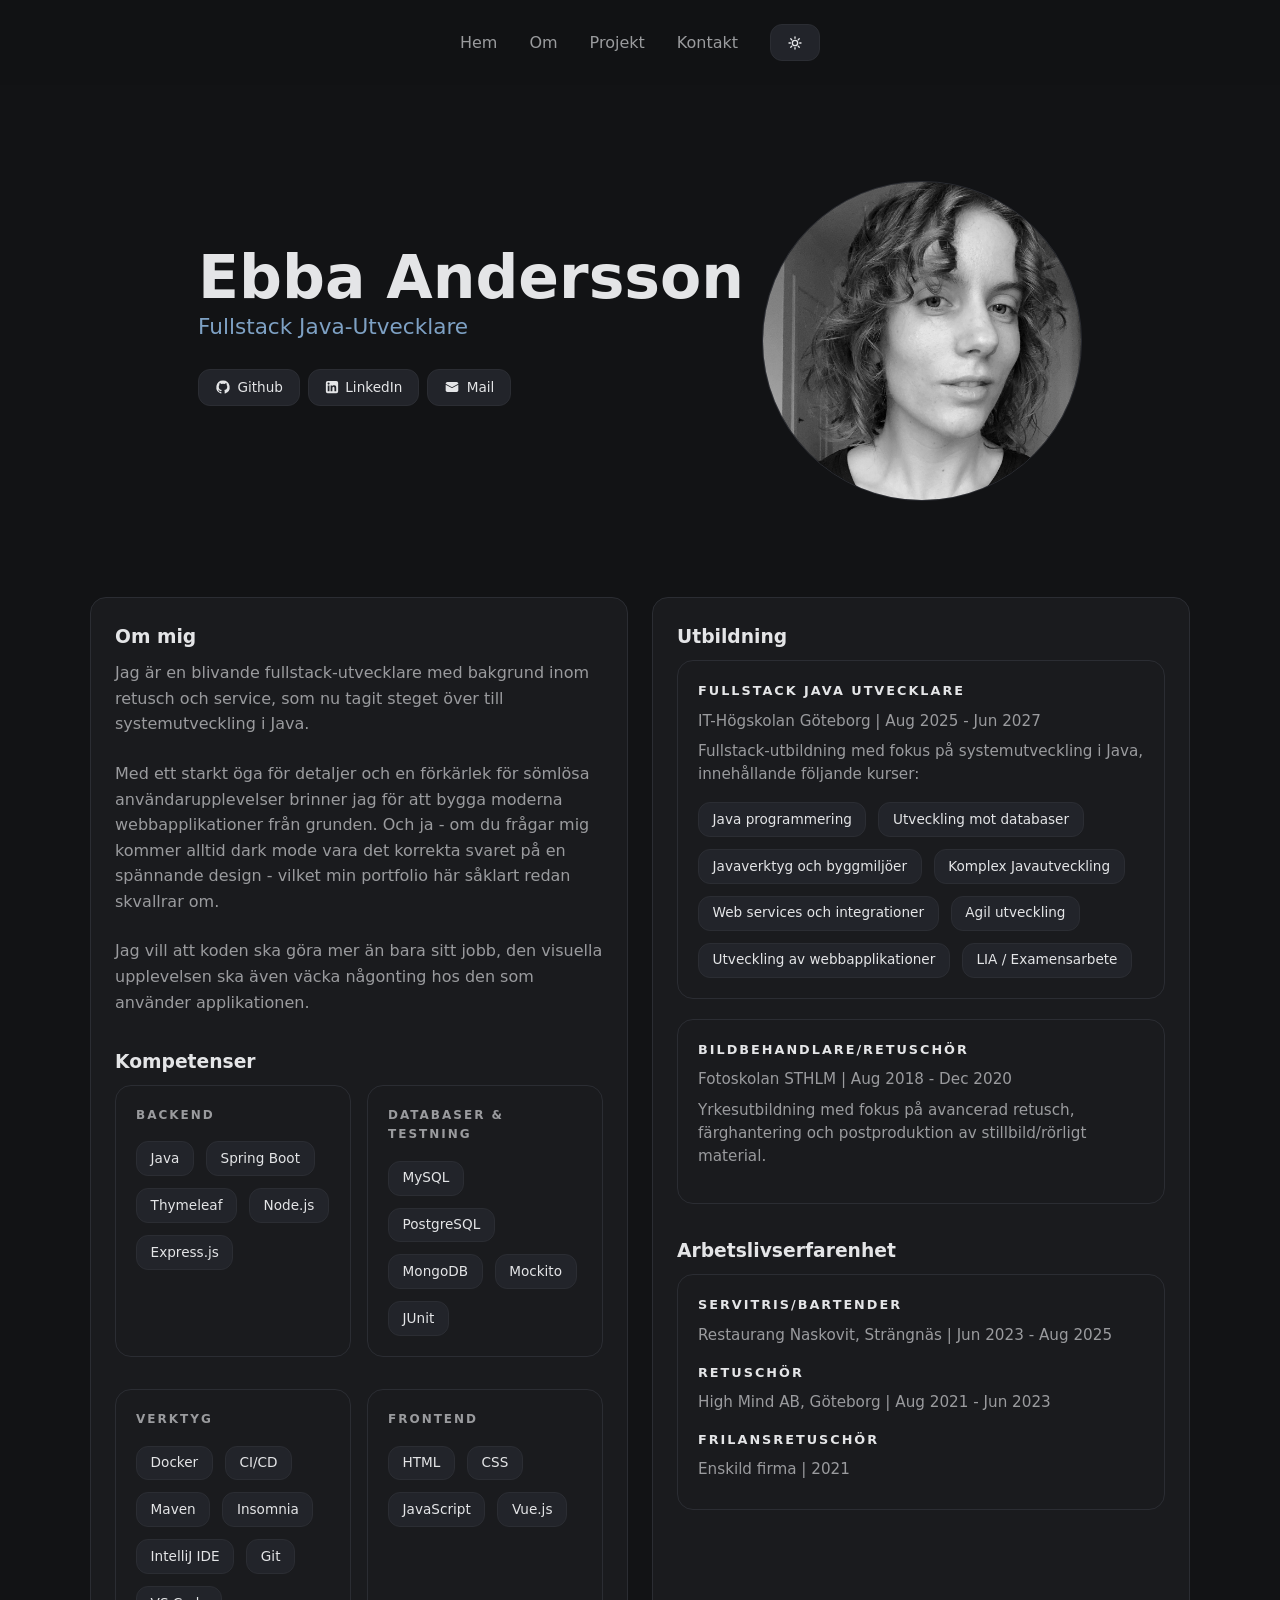
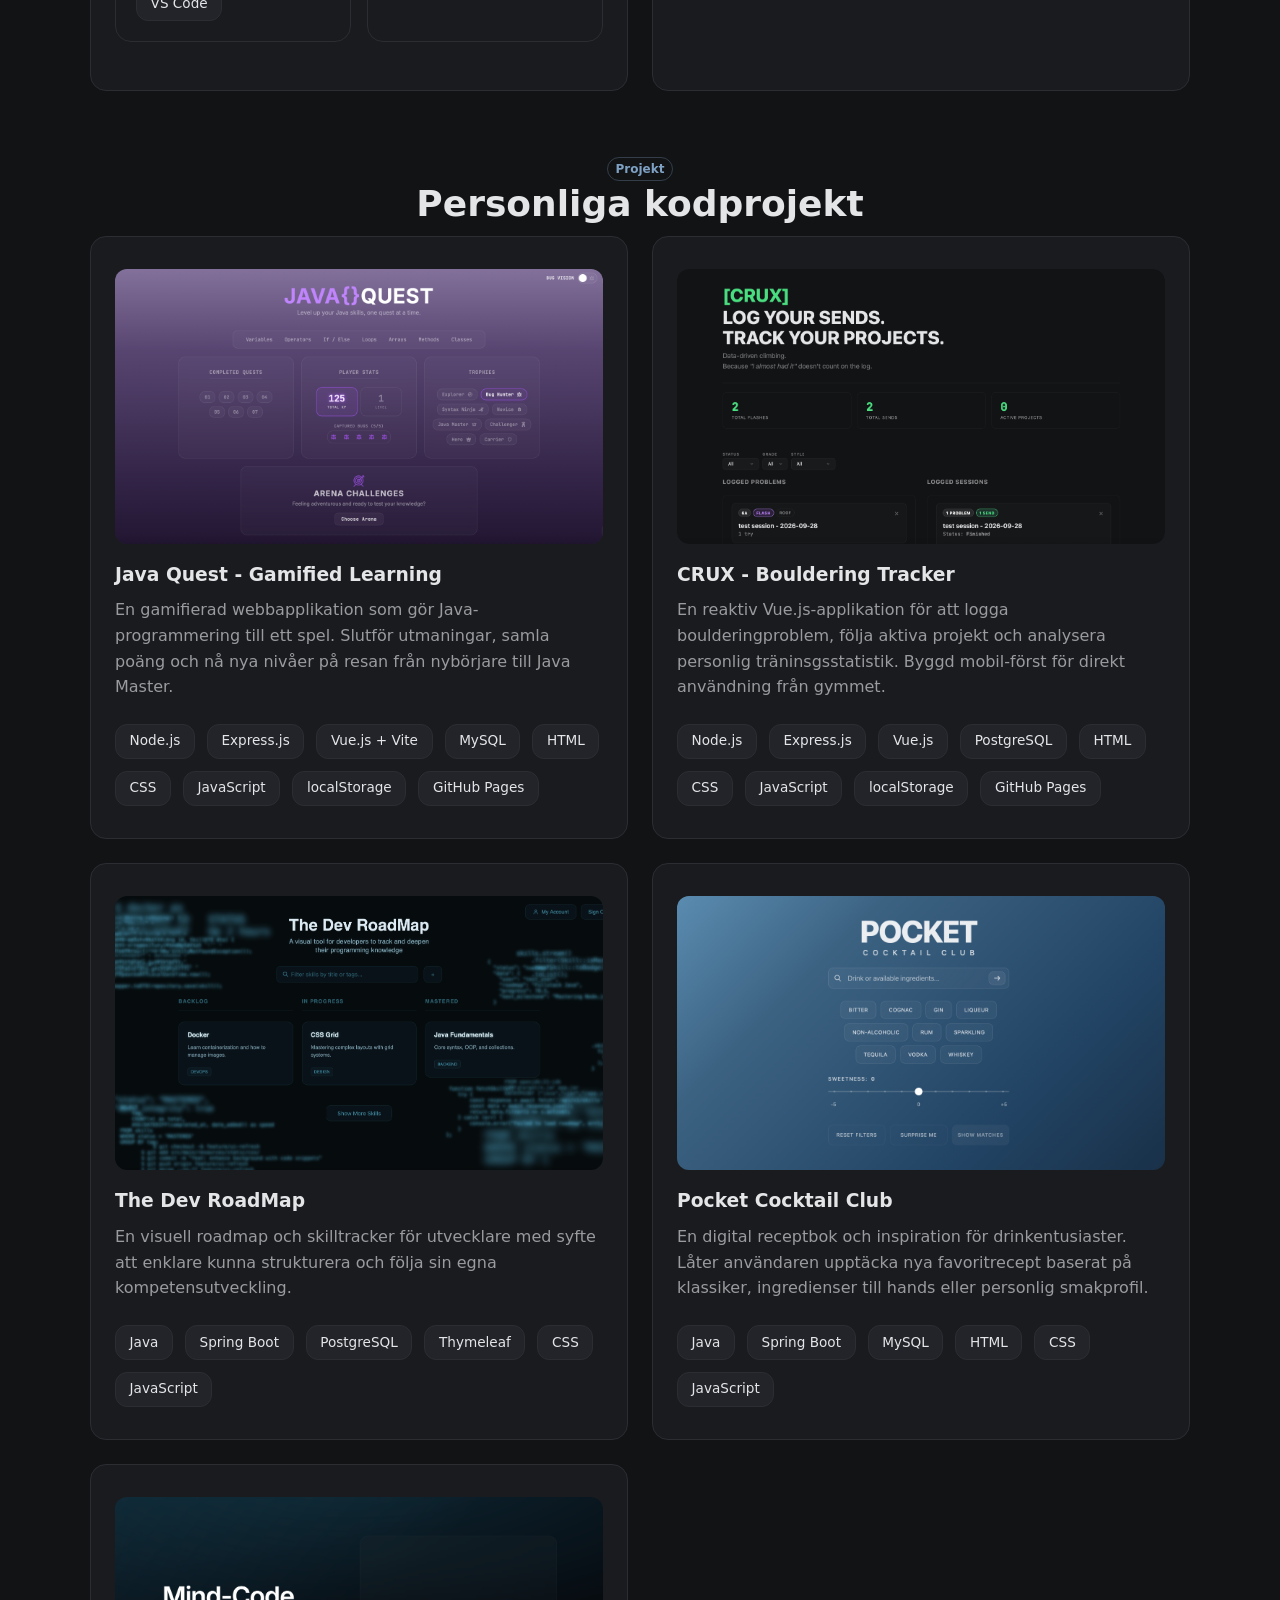
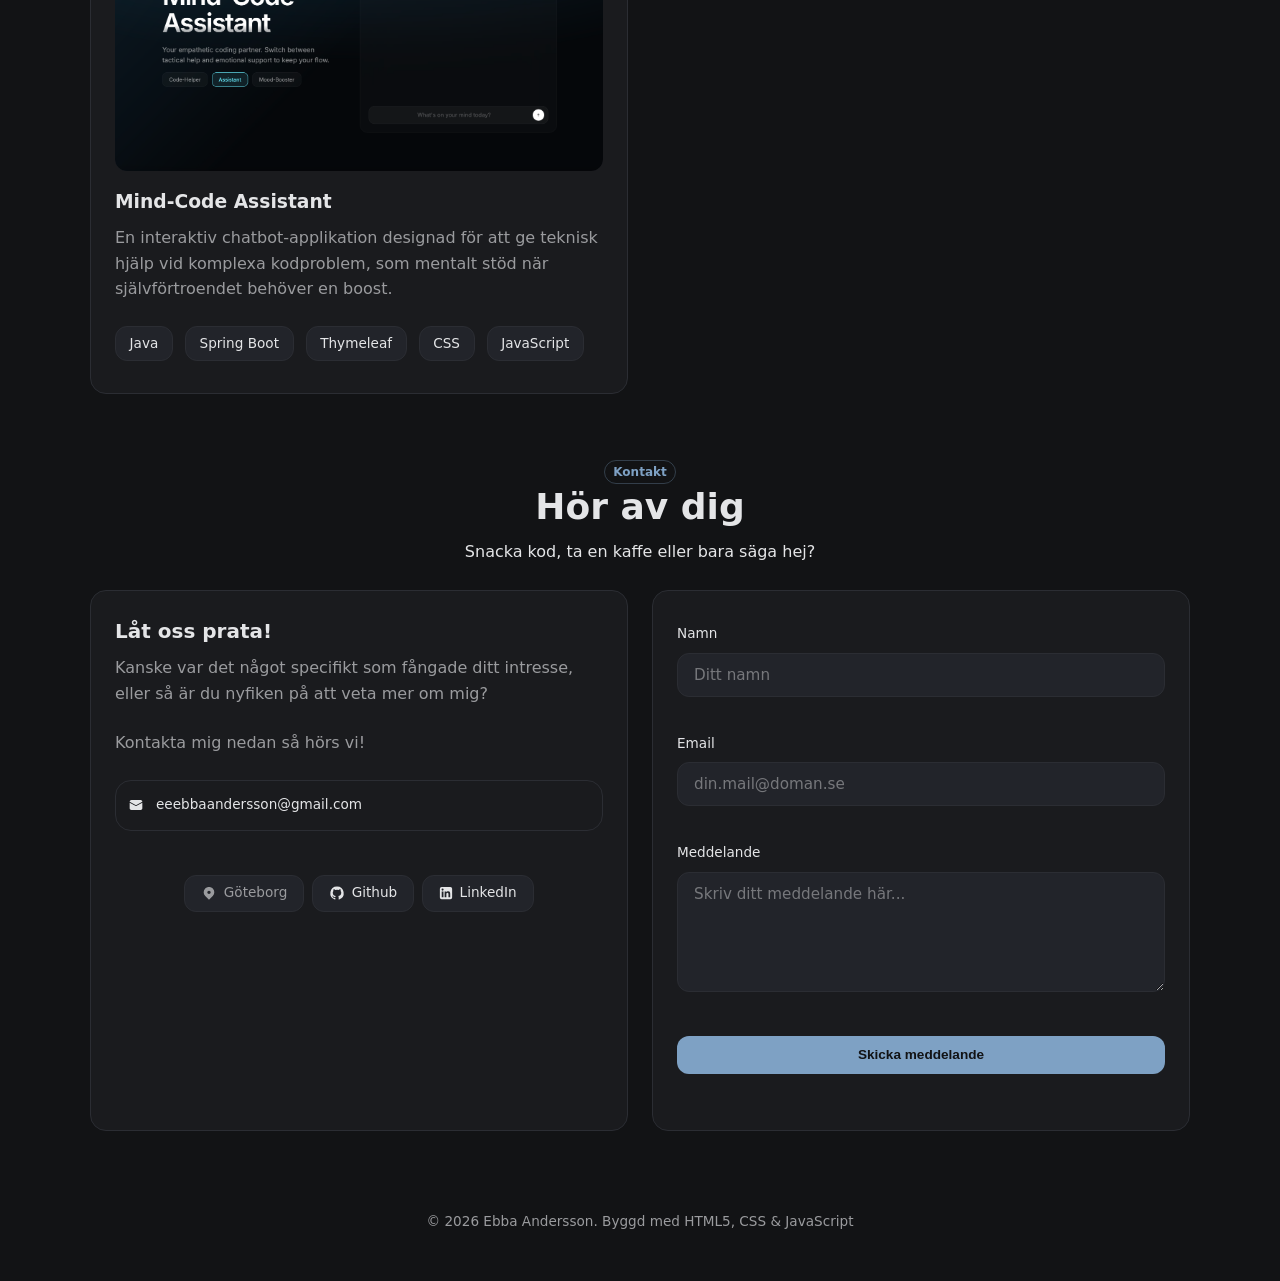
<file: index.html>
<!DOCTYPE html>
<html lang="sv">
<head>
    <meta charset="UTF-8">
    <meta name="viewport" content="width=device-width, initial-scale=1.0">
     <link rel="stylesheet" type="text/css" href="css/index.css">
    <title>Ebba Andersson | Portfolio</title>
</head>
<body>

      <!-- NAVIGATION -->
    <header class="main-header">
        <div class="nav-container">

            <button id="menu-toggle-btn" class="menu-toggle-btn" aria-label="Öppna meny">
                <span></span>
                <span></span>
                <span></span>
            </button>
            
            <nav class="nav-links">
                <a href="#hero">Hem</a>
                <a href="#about">Om</a>
                <a href="#projects">Projekt</a>
                <a href="#contact">Kontakt</a>
                <button id="theme-toggle" class="btn" aria-label="Växla tema">
                     <span id="theme-icon"></span>
                </button>
            </nav>
        </div>
    </header>
      

    <main>
    <!-- HERO SECTION -->
<section id="hero">
    <div class="hero-container">

        <!-- HERO INFO -->
        <div class="hero-info">
            <h1>Ebba Andersson</h1>
            <h3 class="hero-title">Fullstack Java-Utvecklare</h3>
           
            
            <div class="hero-links">
                <a href="https://github.com/eeebbaandersson" target="_blank" rel="noopener" class="btn">
                    <span class="github-icon"></span>
                    <span>Github</span>
                </a>
                <a href="https://www.linkedin.com/in/ebba-andersson-80769a1a0/" target="_blank" rel="noopener" class="btn">
                    <span class="linkedIn-icon"></span>
                    <span>LinkedIn</span>
                </a>
                <a href="mailto:eeebbaandersson@gmail.com" class="btn">
                    <span class="mail-icon"></span>
                    <span>Mail</span>
                </a>
            </div>
        </div>

        <!-- HERO IMAGE-->
        <div class="hero-img">
            <img src="./images/IMG_0667.jpeg" alt="Ebba Andersson">
        </div>
    </div>
</section>
    

    <!-- PROFILE / SKILLS -->
    <section id="about">
        <div class="about-grid">

            <div class="about-container">

            <!-- Profile-->
            <article class="about-card">
                <h3>Om mig</h3>
                <p>Jag är en blivande fullstack-utvecklare med bakgrund inom retusch och service, som nu tagit steget över till systemutveckling i Java.</p>

                <p>Med ett starkt öga för detaljer och en förkärlek för sömlösa användarupplevelser brinner jag för att bygga moderna webbapplikationer från grunden. Och ja - om du frågar mig kommer alltid dark mode vara det korrekta svaret på en spännande design - vilket min portfolio här såklart redan skvallrar om.</p>

                <p>Jag vill att koden ska göra mer än bara sitt jobb, den visuella upplevelsen ska även väcka någonting hos den som använder applikationen.</p>
            </article>

    
             <!-- Färdigheter/Techstack-->
              <h3>Kompetenser</h3>
            <div class="skills-wrapper">
            
                <article class="skill-category">
                    <h4>Backend</h4>
                    <ul class="tag-list">
                        <li>Java</li>
                        <li>Spring Boot</li>
                        <li>Thymeleaf</li>
                        <li>Node.js</li>
                        <li>Express.js</li>
                    </ul>
                </article>

                <article class="skill-category">
                    <h4>Databaser & Testning</h4>
                    <ul class="tag-list">
                        <li>MySQL</li>
                        <li>PostgreSQL</li>
                        <li>MongoDB</li>
                         <li>Mockito</li>
                        <li>JUnit</li>
                    </ul>
                </article>

                <article class="skill-category">
                    <h4>Verktyg</h4>
                    <ul class="tag-list">
                        <li>Docker</li>
                        <li>CI/CD</li>
                        <li>Maven</li>
                        <li>Insomnia</li>
                        <li>IntelliJ IDE</li>
                        <li>Git</li>
                        <li>VS Code</li>
                    </ul>
                </article>

                 <article class="skill-category">
                    <h4>Frontend</h4>
                    <ul class="tag-list">
                        <li>HTML</li>
                        <li>CSS</li>
                        <li>JavaScript</li>
                        <li>Vue.js</li>
                    </ul>
                </article>

            </div>
        </div>

         <!-- Utbildning -->
            <div class="about-container">
                <h3>Utbildning</h3>

                <article class="education-card">
                 <h4>Fullstack Java Utvecklare</h4>
                 <p class="education-title">IT-Högskolan Göteborg | Aug 2025 - Jun 2027</p>
                 <p class="education-desc">Fullstack-utbildning med fokus på systemutveckling i Java, innehållande följande kurser:
                 </p>

                 <ul class="tag-list">
                    <li>Java programmering</li>
                    <li>Utveckling mot databaser</li>
                    <li>Javaverktyg och byggmiljöer</li>
                    <li>Komplex Javautveckling</li>
                    <li>Web services och integrationer</li>
                    <li>Agil utveckling</li>
                    <li>Utveckling av webbapplikationer</li>
                    <li>LIA / Examensarbete</li>
                 </ul>
               </article>
                
               <article class="education-card">
                <h4>Bildbehandlare/Retuschör</h4>
                <p class="education-title">Fotoskolan STHLM | Aug 2018 - Dec 2020</p>
                <p class="education-desc">Yrkesutbildning med fokus på avancerad retusch, färghantering och postproduktion av stillbild/rörligt material. </p>
               </article>

                <h3>Arbetslivserfarenhet</h3>
                
                <article class="work-card">
                    <div class="work-item">
                        <h4>Servitris/Bartender</h4>
                        <p class="work-desc">Restaurang Naskovit, Strängnäs | Jun 2023 - Aug 2025</p>
                    </div>
                    <div class="work-item">
                        <h4>Retuschör</h4>
                        <p class="work-desc">High Mind AB, Göteborg | Aug 2021 - Jun 2023</p>
                    </div>
                    <div class="work-item">
                        <h4>Frilansretuschör</h4>
                        <p class="work-desc">Enskild firma | 2021</p>
                    </div>
                </article> 
          </div>
            
        </div>
    </section>

    <!-- PROJECTS -->
    <section id="projects">
        <p class="section-badge">Projekt</p>
        <h2>Personliga kodprojekt</h2>
    <div id="project-grid" class="project-grid">
        
    </div> 
    </section>

    <!-- CONTACT -->
    <section id="contact">
        <p class="section-badge">Kontakt</p>
        <h2>Hör av dig</h2>
        <p>Snacka kod, ta en kaffe eller bara säga hej?</p>
        <br>
        <div class="contact-container">

            <div class="contact-card">
                <h3>Låt oss prata!</h3>
                <p>Kanske var det något specifikt som fångade ditt intresse, eller så är du nyfiken på att veta mer om mig?</p>
                <p>Kontakta mig nedan så hörs vi!</p>

                <a href="mailto:eeebbaandersson@gmail.com" class="info-container mail-link">
                   <span class="mail-icon"></span>
                   <span>eeebbaandersson@gmail.com</span>
                </a>
                   
             <div class="contact-links">
                <span class="location-tag">
                <span class="location-icon"></span>
                <span>Göteborg</span>
                 </span>
               <a href="https://github.com/eeebbaandersson" target="_blank" rel="noopener" class="btn">
                <span class="github-icon"></span>
                <span>Github</span>
                </a>
               <a href="https://www.linkedin.com/in/ebba-andersson-80769a1a0/" target="_blank" rel="noopener" class="btn">
                <span class="linkedIn-icon"></span>
                <span>LinkedIn</span>
             </a>

             </div>
        </div>
            
            <div class="contact-card">
                <form id="contact-form" class="contact-form" method="post" action="">
                    <div class="form-group">
                        <label for="name">Namn</label>
                        <input type="text" id="name" placeholder="Ditt namn">
                        <span class="error-message" id="name-error"></span>
                    </div>

                    <div class="form-group">
                        <label for="email">Email</label>
                        <input type="email" id="email" name="email" placeholder="din.mail@doman.se">
                        <span class="error-message" id="email-error"></span>
                    </div>

                    <div class="form-group">
                        <label for="message">Meddelande</label>
                        <textarea id="message" name="message" rows="5" placeholder="Skriv ditt meddelande här..."></textarea>
                         <span class="error-message" id="message-error"></span>
                    </div>

                    <button type="submit" class="btn">Skicka meddelande</button>
                    <p id="form-status" class="success-message"></p>
                </form>
            </div>
            
        </div>
    </section>

    </main>

   
    <footer>
        <p>&copy; 2026 Ebba Andersson. Byggd med HTML5, CSS & JavaScript</p>
    </footer>


    <script src="js/theme.js"></script>
    <script src="js/main.js"></script>
</body>
</html>
</file>
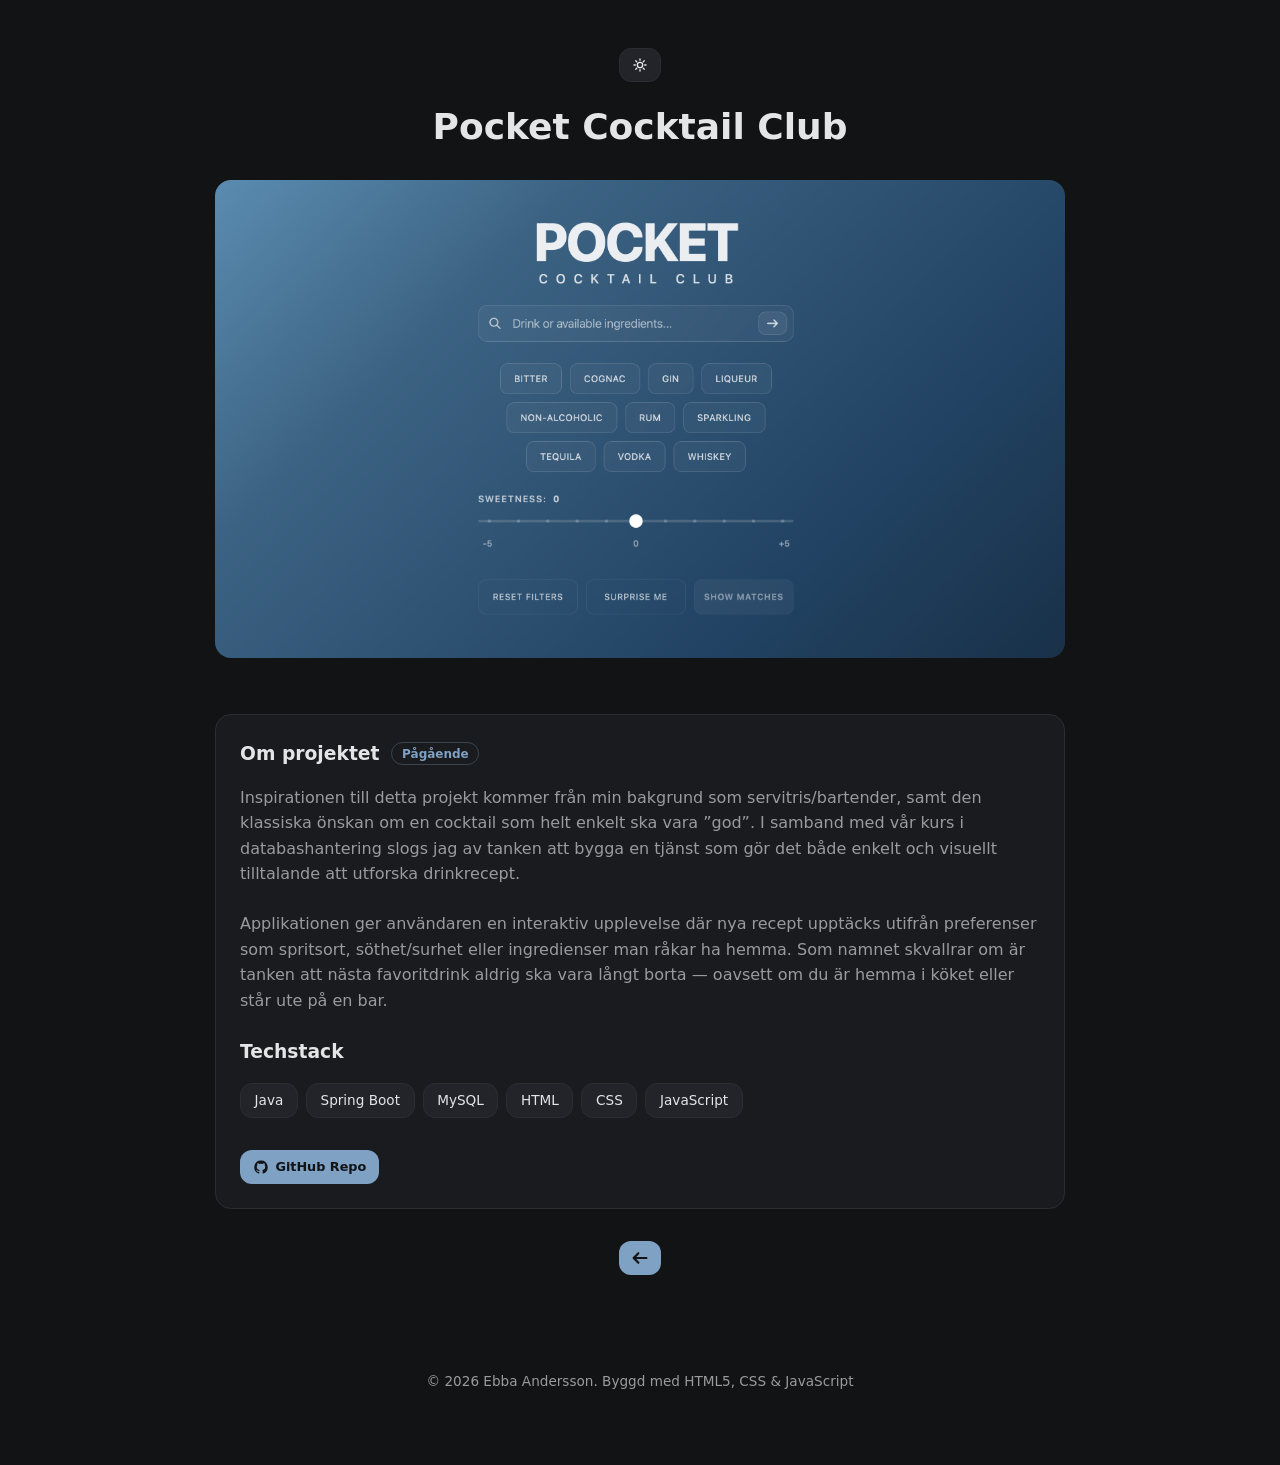
<file: pages/cocktail-club.html>
<!DOCTYPE html>
<html lang="en">
<head>
    <meta charset="UTF-8">
    <meta name="viewport" content="width=device-width, initial-scale=1.0">
    <link rel="stylesheet" type="text/css" href="../css/project.css">
    <title>Pocket Cocktail Club - Ebba Andersson</title>
</head>
<body>

    <main>
        <section id="project">
               <div class="project-top-nav">
            <button id="theme-toggle" class="btn" aria-label="Växla tema">
                <span id="theme-icon"></span>
            </button>
        </div>
            <h2>Pocket Cocktail Club</h2>

            <div class="project-grid">

                <div class="project-image-card">
                    <img src="../images/cocktail-club.png" alt="The Dev RoadMap preview">
                </div>

                <div class="project-container">
                    <article>
                        <div class="project-header">
                            <h3>Om projektet</h3>
                            <span class="section-badge status-badge">Pågående</span>
                        </div>

                        <p>Inspirationen till detta projekt kommer från min bakgrund som servitris/bartender, samt den klassiska önskan om en cocktail som helt enkelt ska vara ”god”. I samband med vår kurs i databashantering slogs jag av tanken att bygga en tjänst som gör det både enkelt och visuellt tilltalande att utforska drinkrecept.</p>
                        <p>Applikationen ger användaren en interaktiv upplevelse där nya recept upptäcks utifrån preferenser som spritsort, söthet/surhet eller ingredienser man råkar ha hemma. Som namnet skvallrar om är tanken att nästa favoritdrink aldrig ska vara långt borta — oavsett om du är hemma i köket eller står ute på en bar.</p>
                    </article>

                <article class="project-card">
                    <h3>Techstack</h3>
                    <ul class="tag-list">
                        <li>Java</li>
                        <li>Spring Boot</li>
                        <li>MySQL</li>
                        <li>HTML</li>
                        <li>CSS</li>
                        <li>JavaScript</li>
                    </ul>
                </article>

                <a href="https://github.com/eeebbaandersson/pocket-cocktail-club" class="project-link">
                    <span class="github-icon"></span>
                    <span>GitHub Repo</span>
                </a>

                </div>
            </div>
            <a href="../index.html" class="project-link">
                <span class="arrow-icon"></span>
              </a>
        </section>

        <footer>
             <p>&copy; 2026 Ebba Andersson. Byggd med HTML5, CSS & JavaScript</p>
        </footer>

        </footer>

    </main>
    
    <script src="../js/theme.js"></script>
</body>
</html>
</file>
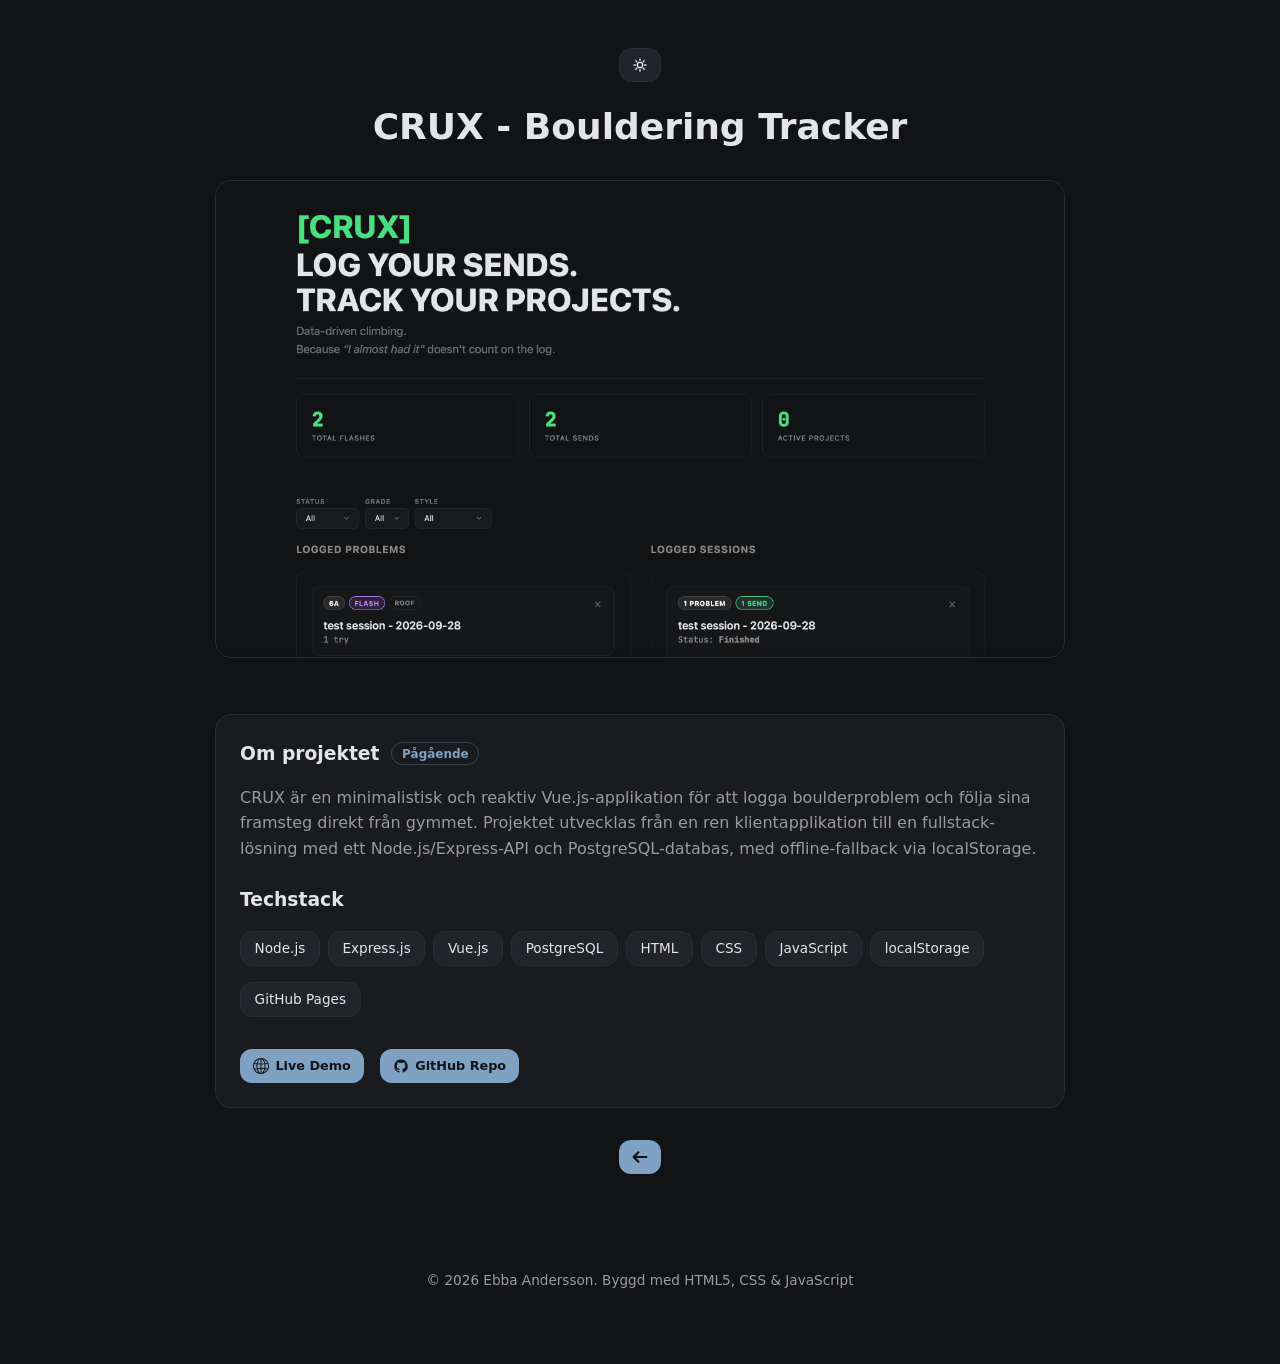
<file: pages/crux-bouldering-tracker.html>
<!DOCTYPE html>
<html lang="en">
<head>
    <meta charset="UTF-8">
    <meta name="viewport" content="width=device-width, initial-scale=1.0">
    <link rel="stylesheet" type="text/css" href="../css/project.css">
    <title>CRUX - Ebba Andersson</title>
</head>
<body>

    <main>
        <section id="project">
               <div class="project-top-nav">
            <button id="theme-toggle" class="btn" aria-label="Växla tema">
                <span id="theme-icon"></span>
            </button>
        </div>
             <h2>CRUX - Bouldering Tracker</h2>

            <div class="project-grid">

                <div class="project-image-card" style="border: 1px solid var(--border-subtle);">
                    <img src="../images/crux-bouldering-tracker.png" alt="CRUX - Bouldering Tracker preview">
                </div>

                <div class="project-container">
                    <article>
                        <div class="project-header">
                            <h3>Om projektet</h3>
                            <span class="section-badge status-badge">Pågående</span>
                        </div>

                        <p>CRUX är en minimalistisk och reaktiv Vue.js-applikation för att logga boulderproblem och följa sina framsteg direkt från gymmet. Projektet utvecklas från en ren klientapplikation till en fullstack-lösning med ett Node.js/Express-API och PostgreSQL-databas, med offline-fallback via localStorage.</p>
                      
                    <article class="project-card">
                        <h3>Techstack</h3>
                        <ul class="tag-list">
                            <li>Node.js</li>
                            <li>Express.js</li>
                            <li>Vue.js</li>
                            <li>PostgreSQL</li>
                            <li>HTML</li>
                            <li>CSS</li>
                            <li>JavaScript</li>
                            <li>localStorage</li>
                            <li>GitHub Pages</li>
                        </ul>
                    </article>

                    <div style="display: flex; gap: 1rem;">
                    <a href="https://eeebbaandersson.github.io/crux/" class="project-link">
                        <span class="globe-icon"></span>
                        <span>Live Demo</span>
                    </a>
                    <a href="https://github.com/eeebbaandersson/crux" class="project-link btn">
                        <span class="github-icon"></span>
                        <span>GitHub Repo</span>
                    </a>
                    </div>
                    
                </div>
            </div>
            <a href="../index.html" class="project-link">
                <span class="arrow-icon"></span>
               
              </a>
        </section>

        <footer>
             <p>&copy; 2026 Ebba Andersson. Byggd med HTML5, CSS & JavaScript</p>
        </footer>

    </main>
    
    <script src="../js/theme.js"></script>
</body>
</html>
</file>
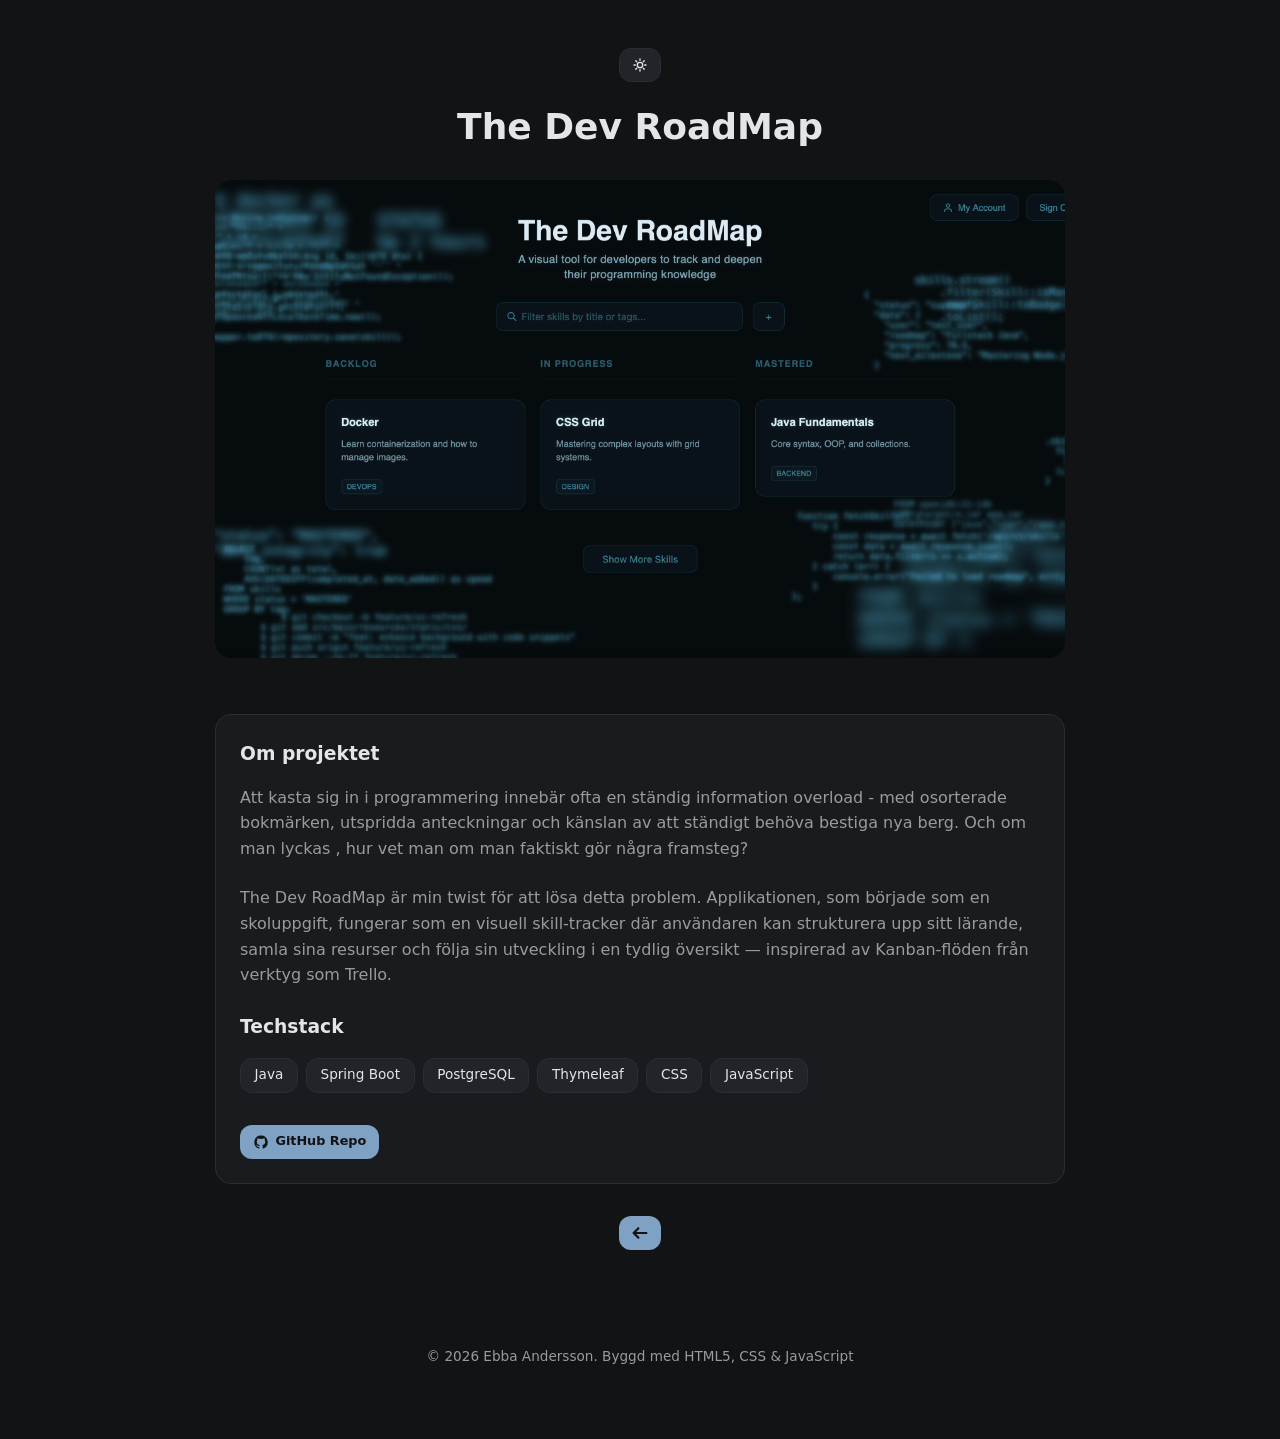
<file: pages/dev-roadmap.html>
<!DOCTYPE html>
<html lang="en">
<head>
    <meta charset="UTF-8">
    <meta name="viewport" content="width=device-width, initial-scale=1.0">
    <link rel="stylesheet" type="text/css" href="../css/project.css">
    <title>The Dev RoadMap - Ebba Andersson</title>
</head>
<body>

    <main>
        <section id="project">
               <div class="project-top-nav">
            <button id="theme-toggle" class="btn" aria-label="Växla tema">
                <span id="theme-icon"></span>
            </button>
        </div>
             <h2>The Dev RoadMap</h2>

            <div class="project-grid">

                <div class="project-image-card">
                    <img src="../images/dev-roadmap.png" alt="The Dev RoadMap preview">
                </div>

                <div class="project-container">
                    <article>
                        <div class="project-header">
                            <h3>Om projektet</h3>
                        </div>

                        <p>Att kasta sig in i programmering innebär ofta en ständig information overload - med osorterade bokmärken, utspridda anteckningar och känslan av att ständigt behöva bestiga nya berg. Och om man lyckas , hur vet man om man faktiskt gör några framsteg?</p>
                        <p>The Dev RoadMap är min twist för att lösa detta problem. Applikationen, som började som en skoluppgift, fungerar som en visuell skill-tracker där användaren kan strukturera upp sitt lärande, samla sina resurser och följa sin utveckling i en tydlig översikt — inspirerad av Kanban-flöden från verktyg som Trello.</p>
                    </article>
                    
                    <article class="project-card">
                        <h3>Techstack</h3>
                        <ul class="tag-list">
                            <li>Java</li>
                            <li>Spring Boot</li>
                            <li>PostgreSQL</li>
                            <li>Thymeleaf</li>
                            <li>CSS</li>
                            <li>JavaScript</li>
                        </ul>
                    </article>

                    <a href="https://github.com/eeebbaandersson/dev-roadmap-skilltracker" class="project-link">
                        <span class="github-icon"></span>
                        <span>GitHub Repo</span>
                    </a>
                    
                </div>
            </div>
            <a href="../index.html" class="project-link">
                <span class="arrow-icon"></span>
               
              </a>
        </section>

        <footer>
             <p>&copy; 2026 Ebba Andersson. Byggd med HTML5, CSS & JavaScript</p>
        </footer>

    </main>
    
    <script src="../js/theme.js"></script>
</body>
</html>
</file>
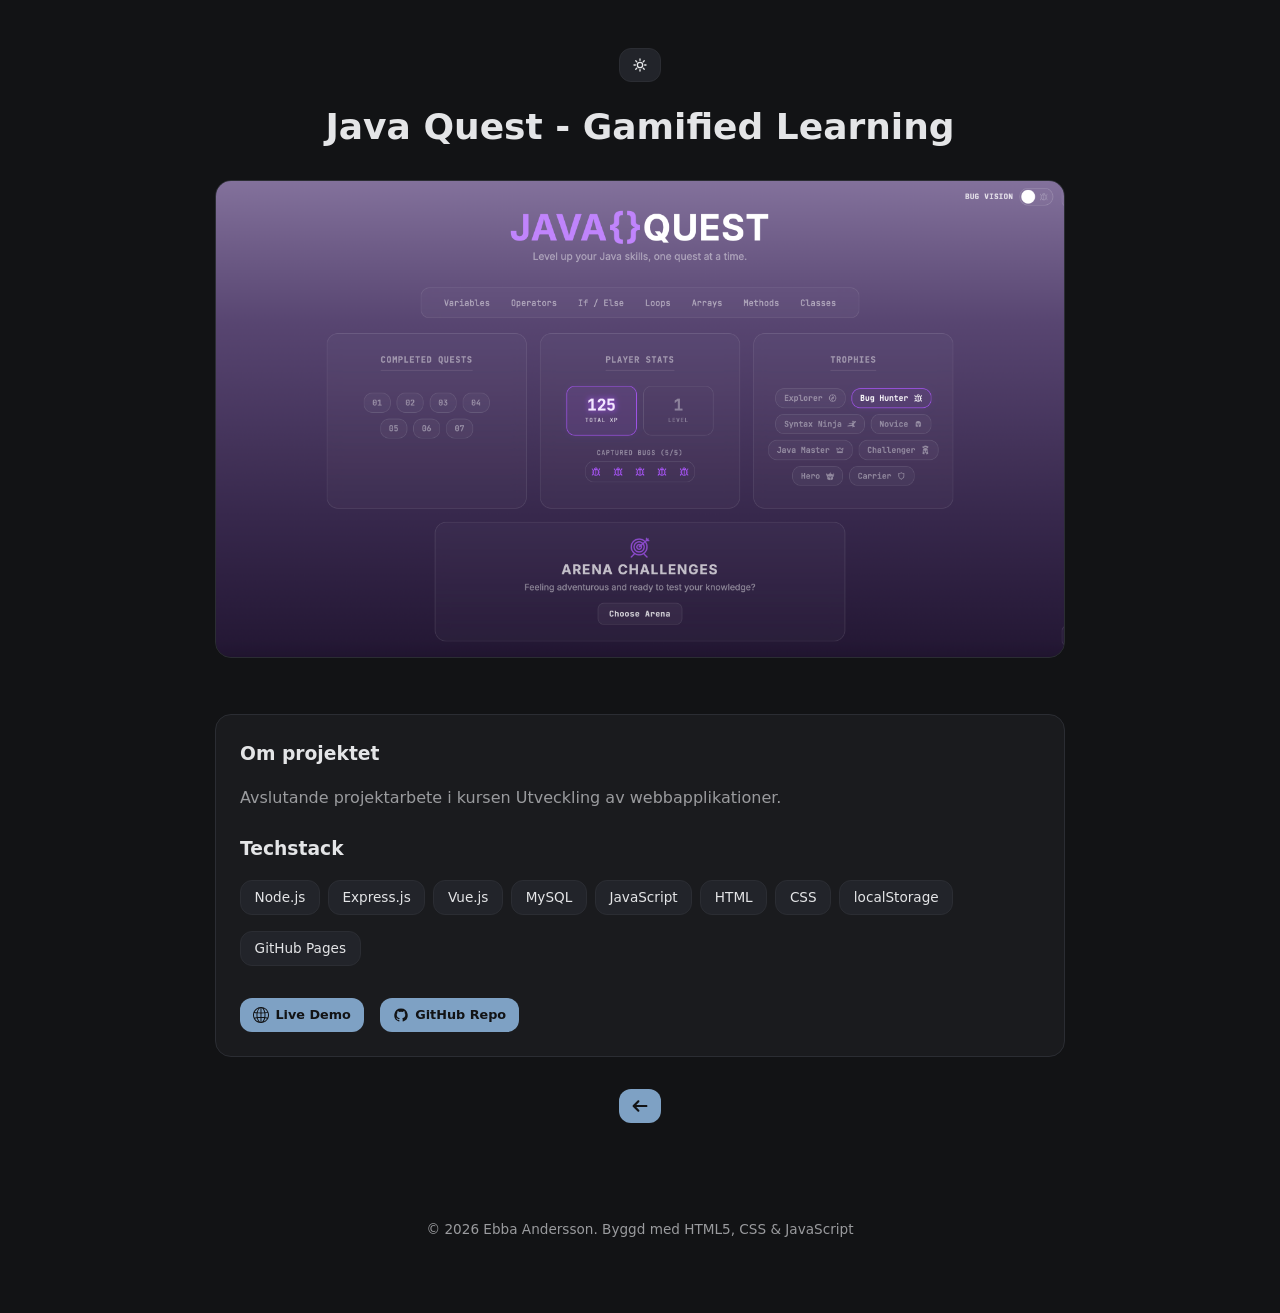
<file: pages/java-quest.html>
<!DOCTYPE html>
<html lang="en">
<head>
    <meta charset="UTF-8">
    <meta name="viewport" content="width=device-width, initial-scale=1.0">
    <link rel="stylesheet" type="text/css" href="../css/project.css">
    <title>Java Quest - Ebba Andersson</title>
</head>
<body>

    <main>
        <section id="project">
               <div class="project-top-nav">
            <button id="theme-toggle" class="btn" aria-label="Växla tema">
                <span id="theme-icon"></span>
            </button>
        </div>
             <h2>Java Quest - Gamified Learning</h2>

            <div class="project-grid">

                <div class="project-image-card" style="border: 1px solid var(--border-subtle);">
                    <img src="../images/java-quest.png" alt="Java Quest preview">
                </div>

                <div class="project-container">
                    <article>
                        <div class="project-header">
                            <h3>Om projektet</h3>
                        </div>

                        <p>Avslutande projektarbete i kursen Utveckling av webbapplikationer.</p>
                      
                    <article class="project-card">
                        <h3>Techstack</h3>
                        <ul class="tag-list">
                            <li>Node.js</li>
                            <li>Express.js</li>
                            <li>Vue.js</li>
                            <li>MySQL</li>
                            <li>JavaScript</li>
                            <li>HTML</li>
                            <li>CSS</li>
                            <li>localStorage</li>
                            <li>GitHub Pages</li>
                        </ul>
                    </article>

                    <div style="display: flex; gap: 1rem;">
                    <a href="https://eeebbaandersson.github.io/java-quest/#/" class="project-link">
                        <span class="globe-icon"></span>
                        <span>Live Demo</span>
                    </a>
                    <a href="https://github.com/eeebbaandersson/java-quest" class="project-link btn">
                        <span class="github-icon"></span>
                        <span>GitHub Repo</span>
                    </a>
                    </div>
                    
                </div>
            </div>
            <a href="../index.html" class="project-link">
                <span class="arrow-icon"></span>
               
              </a>
        </section>

        <footer>
             <p>&copy; 2026 Ebba Andersson. Byggd med HTML5, CSS & JavaScript</p>
        </footer>

    </main>
    
    <script src="../js/theme.js"></script>
</body>
</html>
</file>
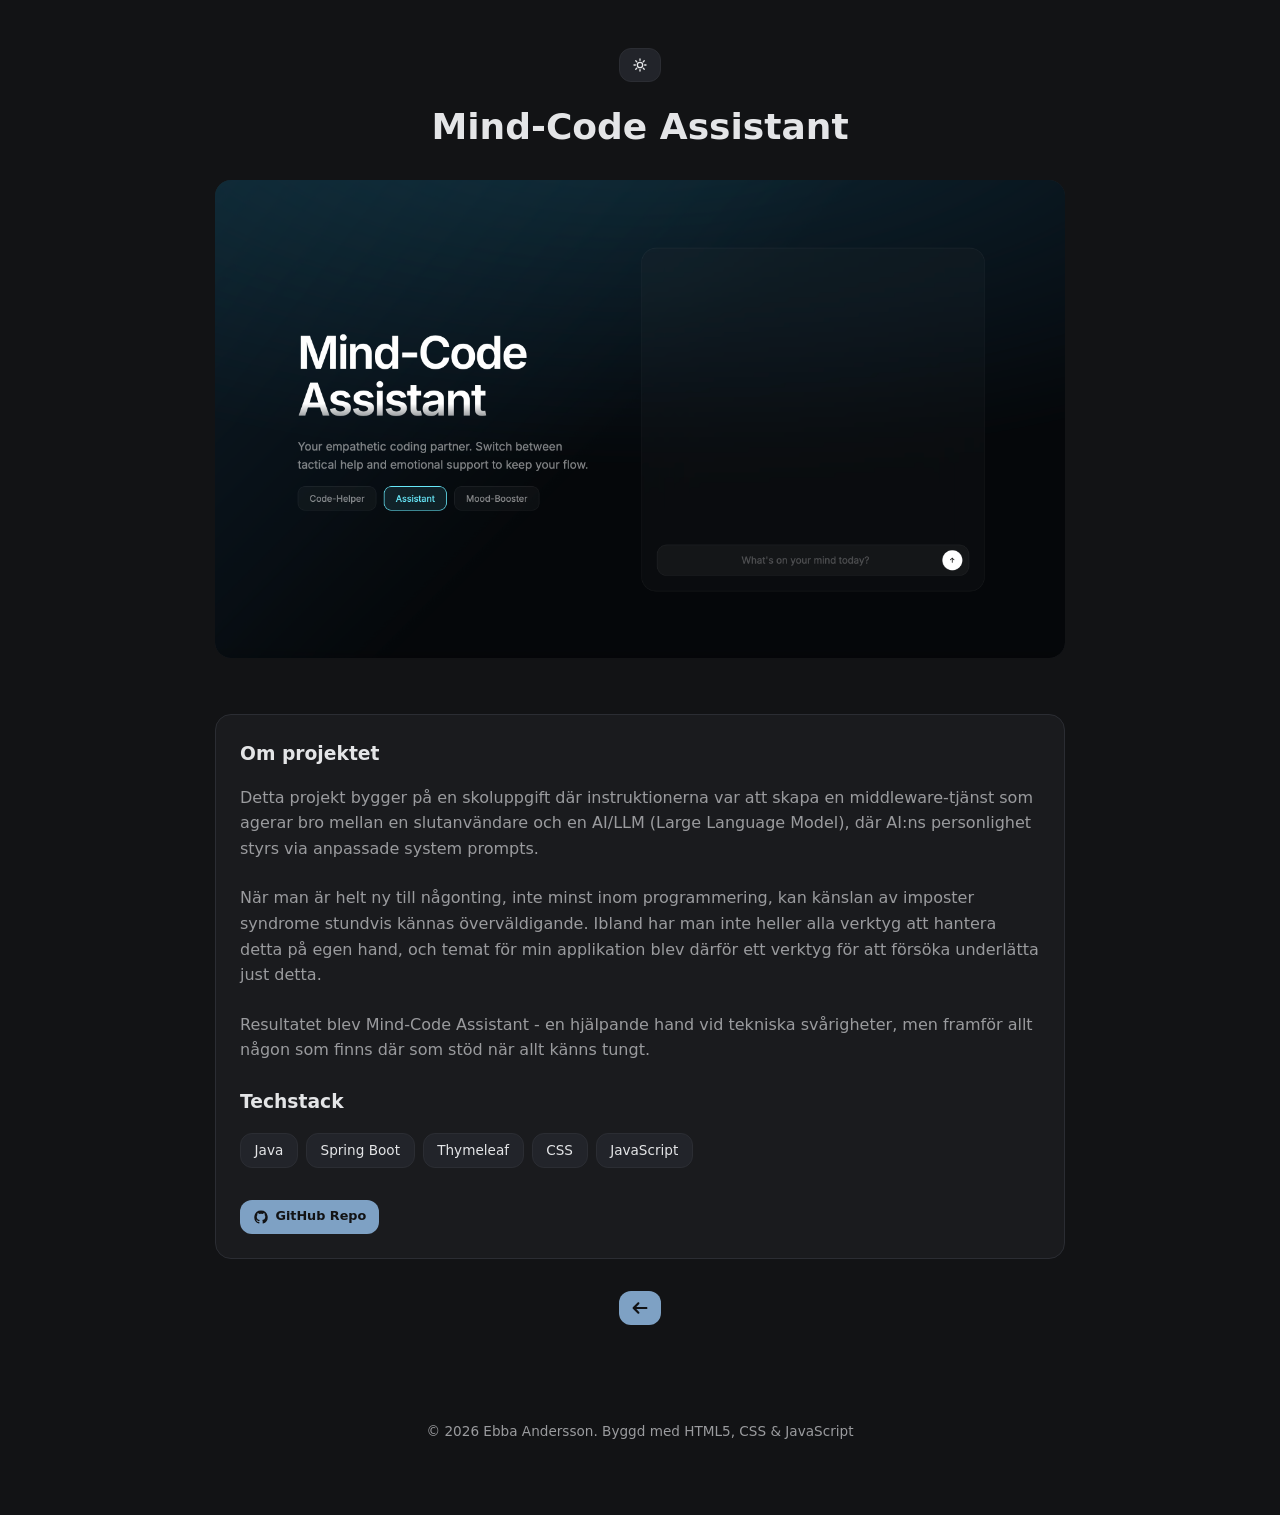
<file: pages/mind-code.html>
<!DOCTYPE html>
<html lang="en">
<head>
    <meta charset="UTF-8">
    <meta name="viewport" content="width=device-width, initial-scale=1.0">
    <link rel="stylesheet" type="text/css" href="../css/project.css">
    <title>Mind Code Assistant - Ebba Andersson</title>
</head>
<body>

    <main>
        <section id="project">
            <div class="project-top-nav">
            <button id="theme-toggle" class="btn" aria-label="Växla tema">
                <span id="theme-icon"></span>
            </button>
        </div>
             <h2>Mind-Code Assistant</h2>

            <div class="project-grid">

                <div class="project-image-card">
                    <img src="../images/mind-code.png" alt="The Dev RoadMap preview">
                </div>

                <div class="project-container">
                    <article>
                        <div class="project-header">
                            <h3>Om projektet</h3>
                        </div>

                        <p>Detta projekt bygger på en skoluppgift där instruktionerna var att skapa en middleware-tjänst som agerar bro mellan en slutanvändare och en AI/LLM (Large Language Model), där AI:ns personlighet styrs via anpassade system prompts.</p>
                        <p>När man är helt ny till någonting, inte minst inom programmering, kan känslan av imposter syndrome stundvis kännas överväldigande. Ibland har man inte heller alla verktyg att hantera detta på egen hand, och temat för min applikation blev därför ett verktyg för att försöka underlätta just detta.</p>
                        <p>Resultatet blev Mind-Code Assistant - en hjälpande hand vid tekniska svårigheter, men framför allt någon som finns där som stöd när allt känns tungt.</p>
                    </article>
                    
                    <article class="project-card">
                        <h3>Techstack</h3>
                        <ul class="tag-list">
                            <li>Java</li>
                            <li>Spring Boot</li>
                            <li>Thymeleaf</li>
                            <li>CSS</li>
                            <li>JavaScript</li>
                        </ul>
                    </article>

                    <a href="https://github.com/eeebbaandersson/persona-ai-chatbot" class="project-link">
                        <span class="github-icon"></span>
                    <span>GitHub Repo</span>
                    </a>
                    
                </div>
            </div>
              <a href="../index.html" class="project-link">
                <span class="arrow-icon"></span>
              </a>
        </section>

        <footer>
             <p>&copy; 2026 Ebba Andersson. Byggd med HTML5, CSS & JavaScript</p>
        </footer>

    </main>
    
    <script src="../js/theme.js"></script>
</body>
</html>
</file>
<file: css/index.css>
:root {
    --bg-main: #121315;   
    --bg-main-header:#121315d9;  

    --bg-card: #1a1b1e;         
    --bg-tag: #22242a;          
    --text-primary: #e4e5e7;    
    --text-muted: #9a9b9e;      
    --border-subtle: #2b2d33;   
    --border-accent: #3b3d45;  
    --accent-blue: #7EA1C4;
    --accent-blue-hover: #98B8DB;
    --bg-btn-hover: #2a2c34;
    --border-btn-hover: var(--text-muted);

    --border-radius-card: 16px;
    --border-radius-tag: 12px;
    --font-main: 'Inter', system-ui, -apple-system, sans-serif;
}

body.light-mode {
    --bg-main: #f8f9fa;
    --bg-main-header:#f8f9fad9;  

    --bg-card: #ffffff;
    --bg-tag: #e9ecef;
    --text-primary: #1a1b1e;
    --text-muted: #6c757d;
    --border-subtle: #dee2e6;
    --border-accent: #ced4da;
    
    --bg-btn-hover: #e2e8f0;
    --border-btn-hover: var(--border-accent);
    
    --accent-blue: #7da5d3;
    --accent-blue-hover: #9bbbe2;
}


* {
    box-sizing: border-box;
    margin: 0;
    padding: 0;
}

html {
    scroll-behavior: smooth;
    scroll-padding-top: 180px;
}

body {
    width: 100%;
    background-color: var(--bg-main);
    color: var(--text-primary);
    font-family: var(--font-main);
    line-height: 1.6;   
    position: relative;
}

html, body {
    max-width: 100%;
}

h2 {
    font-size: 1.85rem;
    line-height: 1.25;
    margin-bottom: 0.5rem;
}

h3 {
    margin-bottom: 0.5rem;
    margin-top: -0.5rem;
}


section {
    padding: 2rem 1rem;
    text-align: center;
}

.main-header {
    position: sticky;
    top: 0;
    z-index: 100;
    background-color: var(--bg-main-header);
    backdrop-filter: blur(8px);
    -webkit-backdrop-filter: blur(8px);
}

.menu-toggle-btn {
    display: flex;
    flex-direction: column;
    justify-content: space-between;
    width: 26px;
    height: 20px;
    background: transparent;
    border: none;
    cursor: pointer;
    padding: 0;
    position: relative;
    z-index: 101;
}

.menu-toggle-btn span {
    width: 100%;
    height: 2px;
    background-color: var(--text-primary);
    border-radius: 2px;
    transition: all 0.3s ease;
    pointer-events: none;
}

.nav-container {
    display: flex;
    justify-content: flex-end;
    align-items: center;
    padding: 1rem 1.5rem;
    position: relative;
}


.nav-links {
    display: none;
    position: absolute;
    top:100%;
    left: 0;
    width: 100%;
    background-color: var(--bg-main); 
    backdrop-filter: blur(16px);
    -webkit-backdrop-filter: blur(16px);
    flex-direction: column;
    align-items: center;
    gap: 1.25rem;
    padding: 1.5rem 0;
    border-bottom: 1px solid var(--border-subtle);
}

.nav-links.active {
    display: flex;
}

.nav-links a {
    text-decoration: none;   
    font-size: 1rem;
    color: var(--text-muted);
    transition: color 0.2s ease;
}

.nav-links a:hover {
    color: var(--accent-blue);
}


.hero-container {
    width: 90%;
    max-width: 1100px;
    margin: 0px auto;
    padding: 2rem 0;
    display: flex;
    flex-direction: column;
    align-items: center;
    gap: 2rem;
    text-align: center;
}

.hero-info {
    width: 100%;
}

.hero-container h1 {
    font-size: 2.5rem;
    margin-bottom: 0.25rem;
}

.hero-container h3 {
    color: var(--accent-blue);
    font-weight: 500;
}

.hero-container p {
    color: var(--text-muted);
}

.hero-links {
    display: flex;
    flex-wrap: wrap;
    justify-content: center;
    margin-top: 1.5rem;
    gap: 0.5rem;
}

.hero-img {
    display: flex;
    justify-content: center;
    align-items: center;
    flex-shrink: 0;
    margin-bottom: -2rem;
}

.hero-img img {
    width: 220px;
    height: 220px;
    object-fit: cover;
    object-position: top center;
    border-radius: 50%;
    border: 1px solid var(--border-subtle);
    flex-shrink: 0;
}


.btn, .location-tag, .project-link {
    display: inline-flex;
    align-items: center;
    justify-content: center;
    gap: 0.4rem;
    padding: 0.6rem 1rem;
    background-color: var(--bg-tag);
    color: var(--text-primary);
    border: 1px solid var(--border-subtle);
    border-radius: var(--border-radius-tag);
    text-decoration: none;
    font-size: 0.85rem;
    font-weight: 500;
    line-height: 1;
    transition: all 0.2s ease;
}

.project-card {
    display: flex;
    flex-direction: column;
    height: 100%; 
    background-color: var(--bg-card);
    border: 1px solid var(--border-subtle);
    padding: 2rem 1.5rem;
    border-radius: var(--border-radius-card);
    width: 100%;
}

.project-card-link {
    text-decoration: none;
    color: inherit;
    display: flex; 
    flex-direction: column;
}

.section-badge {
    display: inline-block;
    align-items: center;
    justify-content: center;
    padding: 0.3rem 0.5rem;
    background-color: transparent;
    color: var(--accent-blue);
    border: 1px solid var(--border-subtle);
    border-color: rgba(126, 161, 196, 0.3);
    border-radius: 9999px;
    font-size: 0.75rem;
    font-weight: 600;
    line-height: 1;
    cursor: default;
}

.location-tag {
    cursor: default;
    color: var(--text-muted);
}

.location-icon {
     display: block;
    width: 16px;
    height: 16px;
    flex-shrink: 0;
    background-color: var(--text-muted);
    mask: url('../icons/location.svg') no-repeat center;
    -webkit-mask: url('../icons/location.svg') no-repeat center;
    mask-size: contain;
}

.github-icon {
    display: block;
    width: 16px;
    height: 16px;
    flex-shrink: 0;
    background-color: var(--text-primary);
    mask: url('../icons/github.svg') no-repeat center;
    -webkit-mask: url('../icons/github.svg') no-repeat center;
    mask-size: contain;
}

.linkedIn-icon {
    display: block;
    width: 14px;
    height: 14px;
    flex-shrink: 0;
    background-color: var(--text-primary);
    mask: url('../icons/linkedIn.svg') no-repeat center;
    -webkit-mask: url('../icons/linkedIn.svg') no-repeat center;
    mask-size: contain;
}

.mail-icon {
    display: block;
    width: 16px;
    height: 16px;
    flex-shrink: 0;
    background-color: var(--text-primary);
    mask: url('../icons/mail.svg') no-repeat center;
     -webkit-mask: url('../icons/mail.svg') no-repeat center;
    mask-size: contain;
}

.sun-icon {
     display: block;
    width: 16px;
    height: 16px;
    flex-shrink: 0;
    background-color: var(--text-primary);
    mask: url('../icons/sun.svg') no-repeat center;
     -webkit-mask: url('../icons/sun.svg') no-repeat center;
    mask-size: contain;
}

.moon-icon {
     display: block;
    width: 16px;
    height: 16px;
    flex-shrink: 0;
    background-color: var(--text-primary);
    mask: url('../icons/moon.svg') no-repeat center;
     -webkit-mask: url('../icons/moon.svg') no-repeat center;
    mask-size: contain;
}

.btn:hover {
    border-color: var(--border-btn-hover);
    background-color: var(--bg-btn-hover);
    transition: all 0.2s ease;
}


.about-grid, .project-grid, .contact-container {
    width: 100%;
    max-width: 500px;
    margin: 0 auto;
    display: grid;
    grid-template-columns: 1fr;
    text-align: left;
    gap: 1.5rem;
}

.about-container, .project-card, .contact-card {
    background-color: var(--bg-card);
    border: 1px solid var(--border-subtle);
    padding: 2rem 1.5rem;
    border-radius: var(--border-radius-card);
    width: 100%;
}

.about-container h3:not(:first-child) {
    margin-top: 2rem;
}

.contact-card {
    display: flex;
    flex-direction: column;
}

.contact-card h3 {
    color: var(--text-primary);
    font-size: 1.25rem;
    margin-bottom: 0.5rem;
}


.about-card p, .contact-card p {
     color: var(--text-muted);
     margin-bottom: 1.5rem;
}


.project-card p {
    color: var(--text-muted);
    margin-bottom: 1.5rem;
    flex-grow: 1;
   
}

.project-card .tag-list {
    margin-top: auto;
    margin-bottom: 0;

}

.skill-category {
    background-color: transparent;
    border: 1px solid var(--border-subtle);
    border-radius: var(--border-radius-card);
    padding: 1.25rem;
    margin-bottom: 1rem; 
}

.skill-category h4 {
    font-size: 0.75rem;
    text-transform: uppercase;
    letter-spacing: 2px;
    color: var(--text-muted);
    margin-bottom: 1rem;
    font-weight: 600;
}

.skill-category:hover, .education-card:hover, .work-card:hover, .project-card:hover {
    border-color: var(--text-muted);
    transition: all 0.2s ease;
}

.project-card:hover {
    cursor: pointer;
}

.tag-list {
    list-style: none;
    display: flex;
    flex-wrap: wrap;
    gap: 0.75rem;
}

.tag-list li {
    background-color: var(--bg-tag);
    color: var(--text-primary);
    border: 1px solid var(--border-subtle);
    padding: 0.35rem 0.85rem;
    border-radius: var(--border-radius-tag);
    font-size: 0.85rem;
    font-weight: 500;
}

.education-wrapper h3 {
    margin-bottom: 1.25rem;
}

.education-card, .work-card {
    background-color: transparent;
    border: 1px solid var(--border-subtle);
    border-radius: var(--border-radius-card);
    padding: 1.25rem;
    margin-bottom: 1.25rem;
}


.education-card:last-child,
.work-card:last-child {
    margin-bottom: 0;
}

.education-card h4, .work-card h4 {
    font-size: 0.8rem;
    text-transform: uppercase;
    letter-spacing: 2px;
    color: var(--text-primary);
    margin-bottom: 0.5rem;
    font-weight: 600;
}


.education-title, .work-desc {
    font-size: 0.95rem;
    color: var(--text-muted);
    margin-bottom: 0.5rem; 
    line-height: 1.5;  
}

.education-desc {
    font-size: 0.95rem;
     color: var(--text-muted);
    margin-bottom: 1rem; 
    line-height: 1.5;
}

.work-item {
    margin-bottom: 1rem;
}

.work-item:last-child {
    margin-bottom: 0;
}

.education-card:hover .education-title,
.work-card:hover .work-desc {
    color: var(--accent-blue);
    transition: color 0.2s ease;
}

.project-image-card {
    position: relative;
    width: 100%;
    aspect-ratio: 16 / 9;
    border-radius: var(--border-radius-tag);
    overflow: hidden;
    background-color: var(--bg-tag);
    margin-bottom: 1.5rem;
}

.project-image-card img {
    width: 100%;
    height: 100%;
    object-fit: cover;
    object-position: top center;
    display: block;
    transition: transform 0.3s ease;
}

.project-overlay {
    position: absolute;
    inset: 0;
    background-color: rgba(18, 19, 21, 0.6); 
    backdrop-filter: blur(2px);
    -webkit-backdrop-filter: blur(2px);
    display: flex;
    align-items: center;
    justify-content: center;
    opacity: 0;
    transition: opacity 0.25s ease;
}

.project-overlay span {
    color: white;
    font-weight: 600;
    font-size: 0.95rem;
    padding: 0.5rem 1rem;
   
   
    transition: transform 0.25s ease;
}

.project-card-link:hover .project-overlay {
    opacity: 1;
}

.project-card-link:hover .project-overlay span {
    transform: translateY(0);
}

.form-group {
    display: flex;
    flex-direction: column;
    margin-bottom: 1.25rem;
    text-align: left;
}

.info-container {
    display: flex;
    align-items: center;
    gap: 0.75rem;
    background-color: transparent;
    border: 1px solid var(--border-subtle);
    border-radius: var(--border-radius-card);
    padding: 0.85rem 0.75rem;
    margin-bottom: 1.25rem;
    color: var(--text-primary);
    text-decoration: none;
    transition: 0.2s ease;
    font-size: 0.85rem;

    max-width: 100%;
    min-width: 0;
    overflow-wrap: anywhere;
}

.info-container span, 
.info-container p {
    min-width: 0;
    overflow-wrap: anywhere;
    word-break: break-word;
}

.info-container:hover {
    border-color: var(--text-muted);
}

.info-container:hover .mail-icon {
    background-color: var(--accent-blue);
    transition: background-color 0.2s ease;
}

.contact-links {
    display: flex;
    justify-content: center;
    flex-wrap: wrap;
    margin-top: 1.5rem;
    gap: 0.5rem;
}


.form-group label {
    font-size: 0.85rem;
    font-weight: 500;
    color: var(--text-primary);
    margin-bottom: 0.5rem;
}

.contact-form input {
    width: 100%;
    background-color: var(--bg-tag);
    border: 1px solid var(--border-subtle);
    border-radius: var(--border-radius-tag);
    padding: 0.75rem 1rem;
    color: var(--text-primary);
    font-family: inherit;
    font-size: 0.95rem;
    outline: none;
    transition: border-color 0.2s ease;
}

.contact-form textarea {
     width: 100%;
    background-color: var(--bg-tag);
    border: 1px solid var(--border-subtle);
    border-radius: var(--border-radius-tag);
    padding: 0.75rem 1rem;
    color: var(--text-primary);
    font-family: inherit;
    font-size: 0.95rem;
    outline: none;
    transition: border-color 0.2s ease;

    resize: vertical;
    min-height: 120px;

}

.contact-form input:focus,
.contact-form textarea:focus {
    border-color: var(--accent-blue);
}

.contact-form input::placeholder,
.contact-form textarea::placeholder {
    color: var(--text-muted);
    opacity: 0.7;
}

.contact-form .btn {
    background-color: var(--accent-blue);
    color: #121315;
    border: none;
    font-weight: 600;
    width: 100%;
    padding: 0.75rem;
    cursor: pointer;
    margin-top: 0.5rem;
}

.contact-form .btn:hover {
    background-color: var(--accent-blue-hover);
}

.error-message {
    color: var(--text-muted);
    font-size: 0.9rem;
    font-weight: 500;
    margin-top: 1rem;
    text-align: left;

}

.success-message {
    color: var(--accent-blue);
    font-size: 0.9rem;
    font-weight: 500;
    margin-top: 1rem;
    text-align: center;
}


footer {
    text-align: center;
    padding: 3rem 0;
    color: var(--text-muted);
    font-size: 0.85rem;
}

/* Tablet */
@media screen and (min-width: 768px) {
    html {
        scroll-padding-top: 60px;
    }

    h2 {
    font-size: 2.25rem;
    margin-bottom: 10px;
}

    .menu-toggle-btn {
        display: none;
    }

    .nav-container {
        justify-content: center;
        padding: 0; 
        width: 100%;
        max-width: 1100px;
        margin: 0 auto;
    }

    .nav-links {
        display: flex;
        position: static;
        flex-direction: row;
        justify-content: center;
        border-bottom: none;
        width: 100%;
        padding: 1.5rem 0;
        gap: 2rem;

        background-color: transparent; 
        backdrop-filter: none;
        -webkit-backdrop-filter: none;
    }

    .hero-container {
        flex-direction: row;
        justify-content: space-between;
        align-items: center;
        gap: 2rem;
        padding: 4rem 0;
        text-align: left;
        width: 85%;
        max-width: 800px;
    }

    .hero-info {
        flex: 1;
        max-width: none;
    }

    .hero-img img {
        width: 280px;
        height: 280px;
    }

    .hero-links {
        justify-content: flex-start;
    }

    .about-grid, .project-grid, .contact-container  {
        width: 85%;
        max-width: 800px;
    }

    .skills-wrapper {
        display: grid;
        grid-template-columns: repeat(2, 1fr);
        gap: 1rem;
    }

    
}

/* Desktop */
@media screen and (min-width: 1024px) {

    .hero-container {
        justify-content: center;
        gap: 4rem;
    }

    .hero-container h1 {
        font-size: 3.75rem;
        line-height: 1.1;
        margin-bottom: 0.5rem;
        white-space: nowrap;
    }

    .hero-container h3 {
        font-size: 1.35rem;
    }

    .hero-container p {
        font-size: 1.05rem;
    }

    .hero-info {
        flex: 0 1 auto;
        max-width: 500px;
    }

    .hero-img img {
        width: 320px;
        height: 320px;
    }

    .about-grid, .project-grid, .contact-container  {
        width: 100%;
        max-width: 1100px;
    }

    .about-grid {
        grid-template-columns: repeat(2, 1fr);
    }

    .project-grid {
        grid-template-columns: repeat(2, 1fr);
    }

    .contact-container {
        grid-template-columns: repeat(2, 1fr);

    }
}
</file>
<file: css/project.css>
:root {
    --bg-main: #121315;        
    --bg-card: #1a1b1e;         
    --bg-tag: #22242a;          
    --text-primary: #e4e5e7;    
    --text-muted: #9a9b9e;      
    --border-subtle: #2b2d33;   
    --border-accent: #3b3d45; 
    
    --accent-blue: #7EA1C4;
    --accent-blue-hover: #98B8DB;
    
    --border-radius-card: 16px;
    --border-radius-tag: 12px;
    --font-main: 'Inter', system-ui, -apple-system, sans-serif;
}

body.light-mode {
    --bg-main: #f8f9fa;
    --bg-card: #ffffff;
    --bg-tag: #e9ecef;
    --text-primary: #1a1b1e;
    --text-muted: #6c757d;
    --border-subtle: #dee2e6;
    --border-accent: #ced4da;
    
    --bg-btn-hover: #e2e8f0;
    --border-btn-hover: var(--border-accent);
    
    --accent-blue: #7da5d3;
    --accent-blue-hover: #9bbbe2;
}

.theme-btn {
    display: inline-flex;
    align-items: center;
    justify-content: center;
    padding: 0.5rem;
    background-color: var(--bg-card);
    border: 1px solid var(--border-subtle);
    border-radius: var(--border-radius-tag);
    cursor: pointer;
    font-size: 1rem;
    line-height: 1;
    transition: all 0.2s ease;
}

.theme-btn:hover {
    border-color: var(--border-btn-hover, var(--border-accent));
    background-color: var(--bg-btn-hover, var(--bg-tag));
}

.sun-icon {
     display: block;
    width: 16px;
    height: 16px;
    flex-shrink: 0;
    background-color: var(--text-primary);
    mask: url('../icons/sun.svg') no-repeat center;
     -webkit-mask: url('../icons/sun.svg') no-repeat center;
    mask-size: contain;
}

.moon-icon {
     display: block;
    width: 16px;
    height: 16px;
    flex-shrink: 0;
    background-color: var(--text-primary);
    mask: url('../icons/moon.svg') no-repeat center;
     -webkit-mask: url('../icons/moon.svg') no-repeat center;
    mask-size: contain;
}

* {
    box-sizing: border-box;
    margin: 0;
    padding: 0;
}

body {
    width: 100%;
    background-color: var(--bg-main);
    color: var(--text-primary);
    font-family: var(--font-main);
    line-height: 1.6;   
}

h2 {
    font-size: 2.25rem;
    margin-bottom: 1.5rem;
}

h3 {
    margin-bottom: 0.5rem;
}

p {
     color: var(--text-muted);
     margin-bottom: 1.5rem;
}

section {
    padding: 3rem 1rem;
    text-align: center;
}

.project-top-nav {
    display: flex;
    justify-content: center;
    margin-bottom: 1rem;
}

.project-grid {
    width: 90%;
    max-width: 500px;
    margin: 0 auto;
    display: grid;
    grid-template-columns: 1fr;
    text-align: left;
    gap: 1.5rem;
}

.project-container {
    background-color: var(--bg-card);
    border: 1px solid var(--border-subtle);
    padding: 1.5rem;
    border-radius: var(--border-radius-card);
}

.project-header {
    display: flex;
    align-items: center;
    gap: 0.75rem;
    margin-bottom: 1rem;
}

.project-header h3{
    margin-bottom: 0;
}

.section-badge {
    display: inline-flex;
    align-items: center;
    justify-content: center;
    padding: 0.3rem 0.6rem;
    border-radius: 9999px;
    font-size: 0.75rem;
    font-weight: 600;
    line-height: 1;
    cursor: default;
}

.status-badge {
    color: var(--accent-blue);
    border: 1px solid var(--border-subtle);
    border-color: rgba(126, 161, 196, 0.3);
}


.project-image-card {
    width: 100%;
    aspect-ratio: 16 / 9;
    border-radius: var(--border-radius-card);
    overflow: hidden;
    background-color: var(--bg-tag);
    margin-bottom: 1.5rem;
}

.project-image-card img {
    width: 100%;
    height: 100%;
    object-fit: cover;
    object-position: top center;
    display: block;
}

.tag-list {
    list-style: none;
    display: flex;
    flex-wrap: wrap;
    gap: 0.5rem;
}

.tag-list li {
    background-color: var(--bg-tag);
    color: var(--text-primary);
    border: 1px solid var(--border-subtle);
    padding: 0.35rem 0.85rem;
    border-radius: var(--border-radius-tag);
    font-size: 0.85rem;
    font-weight: 500;
    margin-top: 0.5rem;
}

.github-icon {
    display: block;
    width: 16px;
    height: 16px;
    flex-shrink: 0;
    background-color: var(--text-primary);
    mask: url('../icons/github.svg') no-repeat center;
    -webkit-mask: url('../icons/github.svg') no-repeat center;
    mask-size: contain;
}

.globe-icon {
    display: block;
    width: 16px;
    height: 16px;
    flex-shrink: 0;
    background-color: var(--text-primary);
    mask: url('../icons/globe.svg') no-repeat center;
    -webkit-mask: url('../icons/globe.svg') no-repeat center;
    mask-size: contain;
}

.btn, .project-link {
    display: inline-flex;
    align-items: center;
    justify-content: center;
    gap: 0.4rem;
    padding: 0.5rem 0.75rem;
    background-color: var(--bg-tag);
    color: var(--text-primary);
    border: 1px solid var(--border-subtle);
    border-radius: var(--border-radius-tag);
    text-decoration: none;
    font-size: 0.80rem;
    font-weight: 500;
    line-height: 1;
    transition: all 0.2s ease;
}

.btn:hover {
    border-color: var(--text-muted);
    background-color: #2a2c34;
}

.project-link {
    background-color: var(--accent-blue);
    color: #121315;
    border: 1px solid transparent;
    font-weight: 600;
    margin-top: 2rem;
}

.project-link .arrow-icon,
.project-link .github-icon,
.project-link .globe-icon {
    background-color: #121315;
}

.project-link:hover {
    background-color: var(--accent-blue-hover);
    border-color: transparent;
    transition: all 0.2s ease;
}

.arrow-icon {
    display: block;
    transform: rotate(180deg); 
    width: 16px;
    height: 16px;
    flex-shrink: 0;
    background-color: var(--text-primary);
    mask: url('../icons/arrow.svg') no-repeat center;
    -webkit-mask: url('../icons/arrow.svg') no-repeat center;
    mask-size: contain;
}


footer {
    text-align: center;
    padding: 3rem 0;
    color: var(--text-muted);
    font-size: 0.85rem;
}

/* Tablet */
@media screen and (min-width: 768px) {

    .project-grid {
        width: 85%;
        max-width: 720px;
        gap: 2rem;
    }
    
}

@media screen and (min-width: 1024px) {
    
    .project-grid {
        width: 100%;
        max-width: 850px;
    }
   
}
</file>
